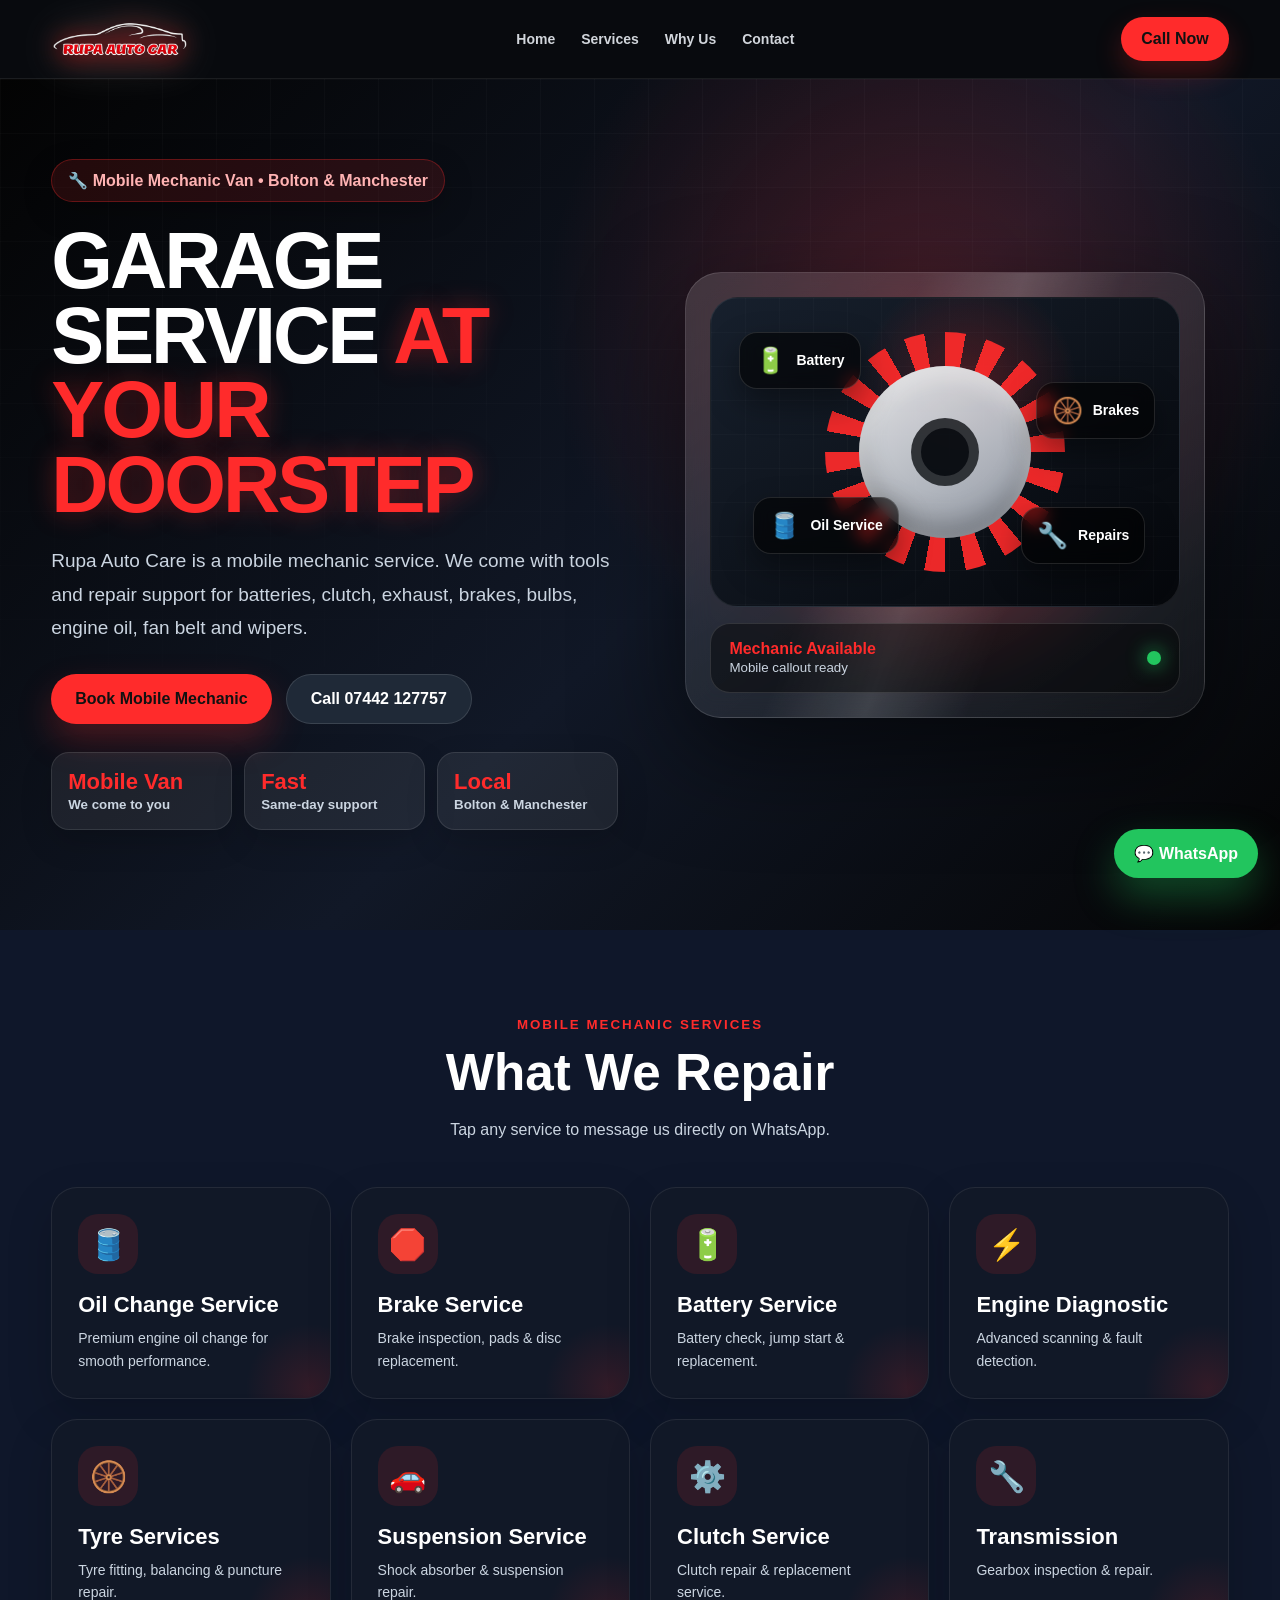
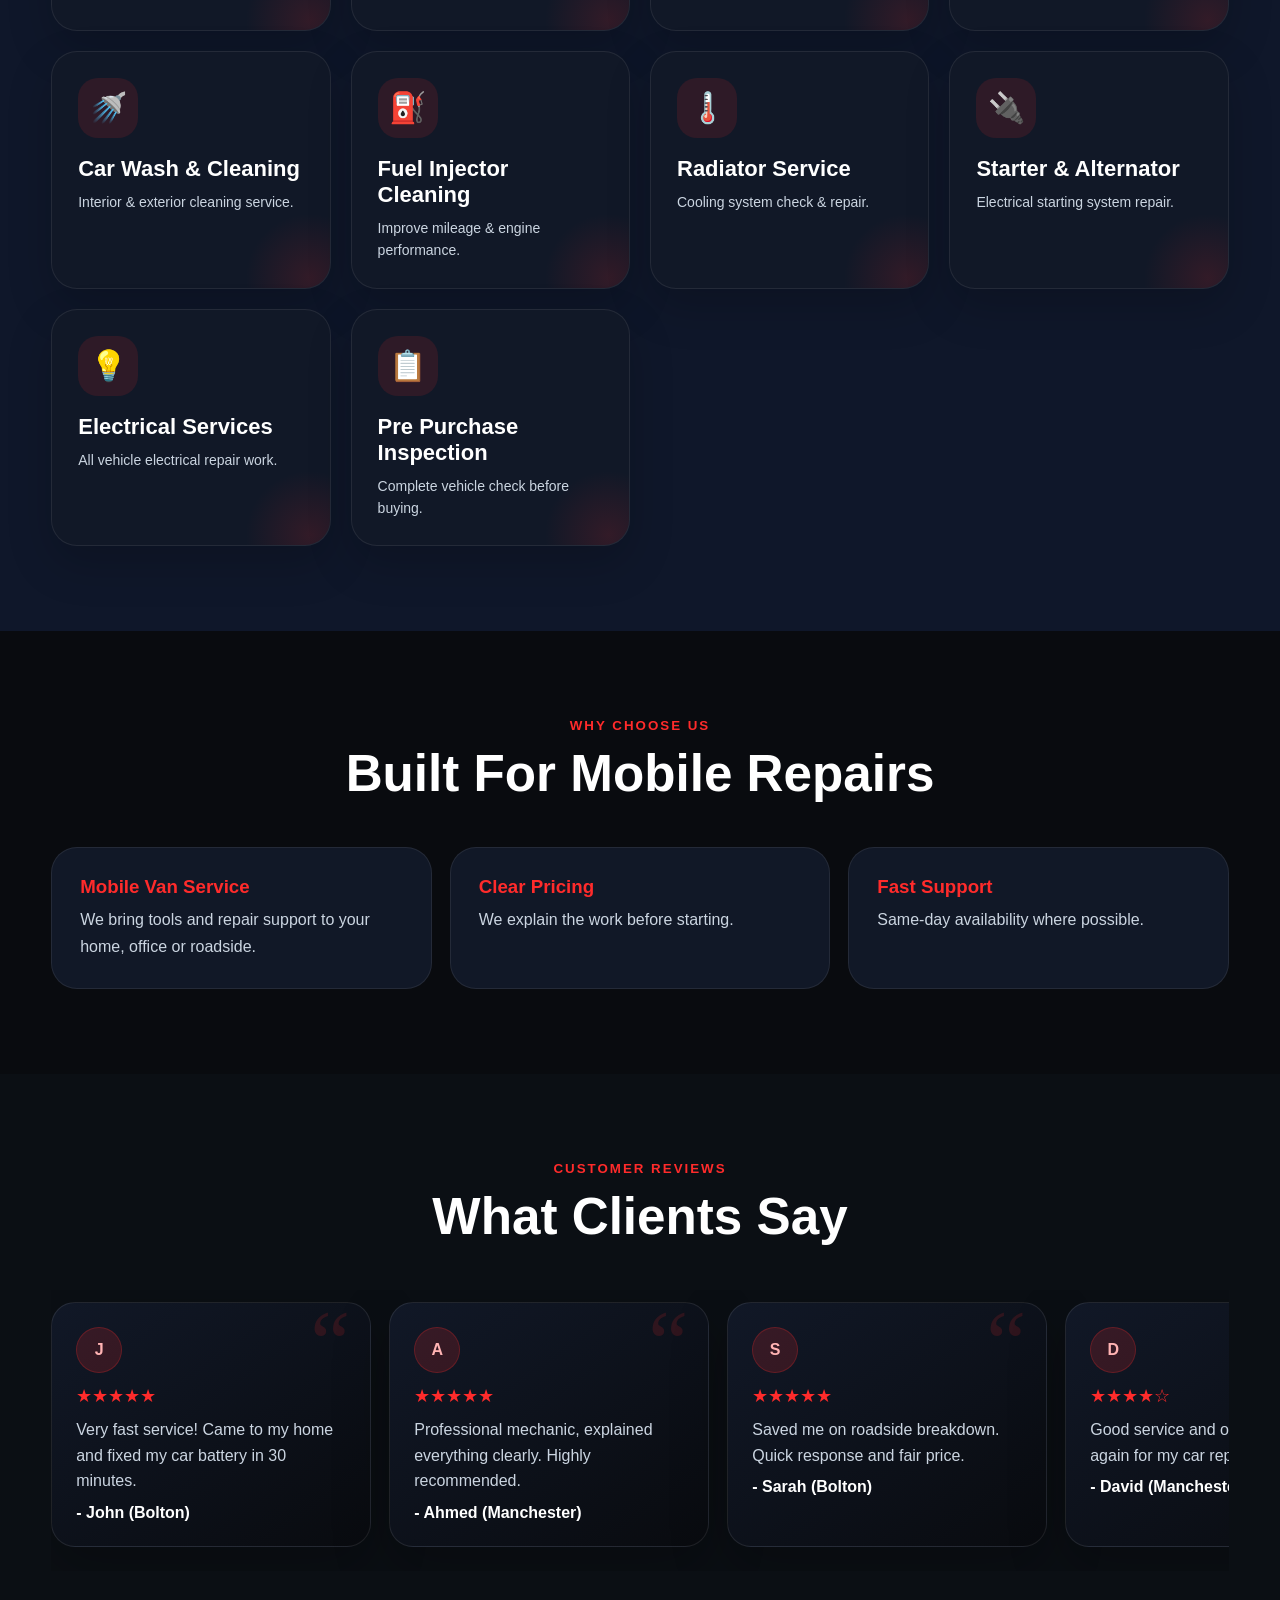
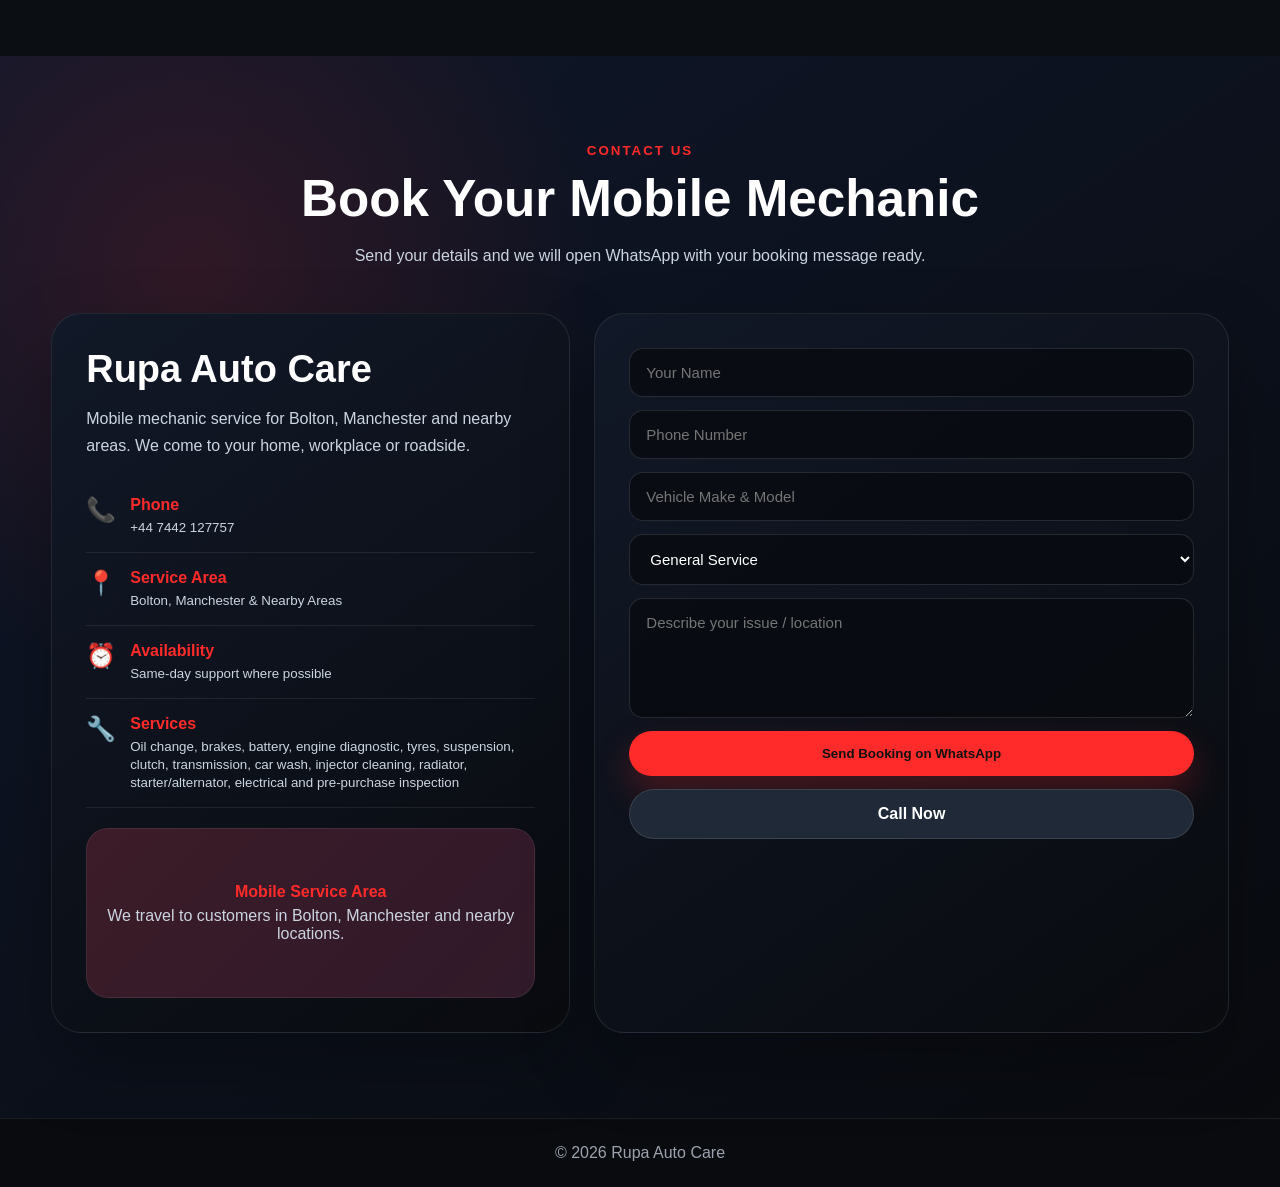
<file: index.html>
<!DOCTYPE html>
<html lang="en">
<head>
  <meta charset="UTF-8" />
  <meta name="viewport" content="width=device-width, initial-scale=1.0" />
  <title>Rupa Auto Care | Mobile Mechanic Bolton & Manchester</title>
  <link rel="stylesheet" href="css/style.css" />
</head>
<body>
  <div class="loader">
    <div class="loader-card">
      <img src="assets/logo.png" alt="Rupa Auto Care Logo" onerror="this.style.display='none';document.querySelector('.loader-logo-text').style.display='block'" />
      <div class="loader-logo-text">RUPA AUTO CARE</div>
      <div class="loader-line"><span></span></div>
    </div>
  </div>

  <div class="popup" id="popup" onclick="if(event.target.id==='popup') closePopup()">
    <div class="popup-box">
      <span class="close-btn" onclick="closePopup()">✖</span>
      <div class="popup-header">
        <div class="popup-icon">🔧</div>
        <div>
          <h3>Book Mobile Mechanic</h3>
          <p>Send your details and we’ll reply on WhatsApp.</p>
        </div>
      </div>

      <input id="pname" placeholder="Your Name" />
      <input id="pphone" placeholder="Phone Number" />
    <input id="pcar" placeholder="Car Make, Model & Reg No. (e.g. Ford Fiesta 2016 – AB12 CDE)" />
      <select id="pservice">
        <option value="General Service">General Service</option>
        <option>Oil Change Service</option>
        <option>Brake Service</option>
        <option>Battery Service</option>
        <option>Engine Diagnostic</option>
        <option>Tyre Services</option>
        <option>Suspension Service</option>
        <option>Clutch Service</option>
        <option>Transmission Service</option>
        <option>Car Wash & Cleaning</option>
        <option>Fuel Injector Cleaning</option>
        <option>Radiator Service</option>
        <option>Starter & Alternator Service</option>
        <option>Electrical Services</option>
        <option>Pre Purchase Inspection</option>
        <option>Bulbs</option>
        <option>Fan Belt</option>
        <option>Wipers</option>
        <option>Repairs</option>
        <option>Buy & Sell Cars</option>
        <option>Other</option>
      </select>

      <div class="quick-select">
        <button onclick="setService('General Service')">General</button>
        <button onclick="setService('Oil Change Service')">Oil</button>
        <button onclick="setService('Brake Service')">Brakes</button>
        <button onclick="setService('Battery Service')">Battery</button>
        <button onclick="setService('Engine Diagnostic')">Diagnostic</button>
        <button onclick="setService('Tyre Services')">Tyres</button>
        <button onclick="setService('Clutch Service')">Clutch</button>
        <button onclick="setService('Electrical Services')">Electrical</button>
      </div>

      <textarea id="pmsg" placeholder="Describe your issue / location"></textarea>
      <div class="popup-actions">
        <button class="btn btn-dark" onclick="closePopup()">Cancel</button>
        <button class="btn btn-yellow" onclick="sendInquiry()">Send WhatsApp</button>
      </div>
    </div>
  </div>

  <header class="nav">
    <div class="wrap nav-inner">
      <div class="logo">
        <img src="assets/logo.png" alt="Rupa Auto Care Logo" />
      
      </div>

      <nav class="nav-menu">
        <a href="#home">Home</a>
        <a href="#services">Services</a>
        <a href="#why">Why Us</a>
        <a href="#contact">Contact</a>
      </nav>

      <a class="nav-call" href="tel:+447442127757">Call Now</a>
    </div>
  </header>

  <section class="hero" id="home">
    <div class="wrap hero-grid">
      <div>
        <div class="badge">🔧 Mobile Mechanic Van • Bolton & Manchester</div>
        <h1>Garage Service <span>At Your Doorstep</span></h1>
        <p>Rupa Auto Care is a mobile mechanic service. We come with tools and repair support for batteries, clutch, exhaust, brakes, bulbs, engine oil, fan belt and wipers.</p>

        <div class="hero-actions">
          <a class="btn btn-yellow" href="#" onclick="openPopup();return false;">Book Mobile Mechanic</a>
          <a class="btn btn-dark" href="tel:+447442127757">Call 07442 127757</a>
        </div>

        <div class="hero-points">
          <div class="point"><strong>Mobile Van</strong><small>We come to you</small></div>
          <div class="point"><strong>Fast</strong><small>Same-day support</small></div>
          <div class="point"><strong>Local</strong><small>Bolton & Manchester</small></div>
        </div>
      </div>

      <div class="hero-art">
        <div class="hero-orbit"></div>
        <div class="hero-dashboard">
          <div class="tools-scene">
            <div class="gear-big"></div>
            <div class="tool-chip one"><span>🔋</span><b>Battery</b></div>
            <div class="tool-chip two"><span>🛞</span><b>Brakes</b></div>
            <div class="tool-chip three"><span>🛢️</span><b>Oil Service</b></div>
            <div class="tool-chip four"><span>🔧</span><b>Repairs</b></div>
          </div>

          <div class="status-panel">
            <div><b>Mechanic Available</b><br /><small>Mobile callout ready</small></div>
            <span class="live-dot"></span>
          </div>
        </div>
      </div>
    </div>
  </section>

  <section class="section services" id="services">
    <div class="wrap">
      <div class="section-title">
        <small>Mobile Mechanic Services</small>
        <h2>What We Repair</h2>
        <p>Tap any service to message us directly on WhatsApp.</p>
      </div>

      <div class="service-grid">
        <a class="service-card"><div class="service-icon">🛢️</div><h3>Oil Change Service</h3><p>Premium engine oil change for smooth performance.</p></a>
        <a class="service-card"><div class="service-icon">🛑</div><h3>Brake Service</h3><p>Brake inspection, pads & disc replacement.</p></a>
        <a class="service-card"><div class="service-icon">🔋</div><h3>Battery Service</h3><p>Battery check, jump start & replacement.</p></a>
        <a class="service-card"><div class="service-icon">⚡</div><h3>Engine Diagnostic</h3><p>Advanced scanning & fault detection.</p></a>
        <a class="service-card"><div class="service-icon">🛞</div><h3>Tyre Services</h3><p>Tyre fitting, balancing & puncture repair.</p></a>
        <a class="service-card"><div class="service-icon">🚗</div><h3>Suspension Service</h3><p>Shock absorber & suspension repair.</p></a>
        <a class="service-card"><div class="service-icon">⚙️</div><h3>Clutch Service</h3><p>Clutch repair & replacement service.</p></a>
        <a class="service-card"><div class="service-icon">🔧</div><h3>Transmission</h3><p>Gearbox inspection & repair.</p></a>
        <a class="service-card"><div class="service-icon">🚿</div><h3>Car Wash & Cleaning</h3><p>Interior & exterior cleaning service.</p></a>
        <a class="service-card"><div class="service-icon">⛽</div><h3>Fuel Injector Cleaning</h3><p>Improve mileage & engine performance.</p></a>
        <a class="service-card"><div class="service-icon">🌡️</div><h3>Radiator Service</h3><p>Cooling system check & repair.</p></a>
        <a class="service-card"><div class="service-icon">🔌</div><h3>Starter & Alternator</h3><p>Electrical starting system repair.</p></a>
        <a class="service-card"><div class="service-icon">💡</div><h3>Electrical Services</h3><p>All vehicle electrical repair work.</p></a>
        <a class="service-card"><div class="service-icon">📋</div><h3>Pre Purchase Inspection</h3><p>Complete vehicle check before buying.</p></a>
      </div>
    </div>
  </section>

  <section class="section why" id="why">
    <div class="wrap">
      <div class="section-title"><small>Why Choose Us</small><h2>Built For Mobile Repairs</h2></div>

      <div class="why-grid">
        <div class="why-card"><h3>Mobile Van Service</h3><p>We bring tools and repair support to your home, office or roadside.</p></div>
        <div class="why-card"><h3>Clear Pricing</h3><p>We explain the work before starting.</p></div>
        <div class="why-card"><h3>Fast Support</h3><p>Same-day availability where possible.</p></div>
      </div>
    </div>
  </section>

  <section class="section reviews">
    <div class="wrap">
      <div class="section-title"><small>Customer Reviews</small><h2>What Clients Say</h2></div>

      <div class="review-slider">
        <div class="review-track">
          <div class="review-card"><div class="review-avatar">J</div><div class="stars">★★★★★</div><p>Very fast service! Came to my home and fixed my car battery in 30 minutes.</p><b>- John (Bolton)</b></div>
          <div class="review-card"><div class="review-avatar">A</div><div class="stars">★★★★★</div><p>Professional mechanic, explained everything clearly. Highly recommended.</p><b>- Ahmed (Manchester)</b></div>
          <div class="review-card"><div class="review-avatar">S</div><div class="stars">★★★★★</div><p>Saved me on roadside breakdown. Quick response and fair price.</p><b>- Sarah (Bolton)</b></div>
          <div class="review-card"><div class="review-avatar">D</div><div class="stars">★★★★☆</div><p>Good service and on time. Will use again for my car repairs.</p><b>- David (Manchester)</b></div>
          <div class="review-card"><div class="review-avatar">J</div><div class="stars">★★★★★</div><p>Very fast service! Came to my home and fixed my car battery in 30 minutes.</p><b>- John (Bolton)</b></div>
          <div class="review-card"><div class="review-avatar">A</div><div class="stars">★★★★★</div><p>Professional mechanic, explained everything clearly. Highly recommended.</p><b>- Ahmed (Manchester)</b></div>
          <div class="review-card"><div class="review-avatar">S</div><div class="stars">★★★★★</div><p>Saved me on roadside breakdown. Quick response and fair price.</p><b>- Sarah (Bolton)</b></div>
          <div class="review-card"><div class="review-avatar">D</div><div class="stars">★★★★☆</div><p>Good service and on time. Will use again for my car repairs.</p><b>- David (Manchester)</b></div>
        </div>
      </div>
    </div>
  </section>

  <section class="section contact" id="contact">
    <div class="wrap">
      <div class="section-title">
        <small>Contact Us</small>
        <h2>Book Your Mobile Mechanic</h2>
        <p>Send your details and we will open WhatsApp with your booking message ready.</p>
      </div>

      <div class="contact-layout">
        <div class="contact-info">
          <h2>Rupa Auto Care</h2>
          <p>Mobile mechanic service for Bolton, Manchester and nearby areas. We come to your home, workplace or roadside.</p>

          <div class="contact-line"><span>📞</span><div><b>Phone</b><small>+44 7442 127757</small></div></div>
          <div class="contact-line"><span>📍</span><div><b>Service Area</b><small>Bolton, Manchester & Nearby Areas</small></div></div>
          <div class="contact-line"><span>⏰</span><div><b>Availability</b><small>Same-day support where possible</small></div></div>
          <div class="contact-line"><span>🔧</span><div><b>Services</b><small>Oil change, brakes, battery, engine diagnostic, tyres, suspension, clutch, transmission, car wash, injector cleaning, radiator, starter/alternator, electrical and pre-purchase inspection</small></div></div>

          <div class="map-box"><div><b>Mobile Service Area</b>We travel to customers in Bolton, Manchester and nearby locations.</div></div>
        </div>

        <div class="contact-form">
          <form onsubmit="sendContact(event)">
            <input id="cname" placeholder="Your Name" required />
            <input id="cphone" placeholder="Phone Number" required />
            <input id="cvehicle" placeholder="Vehicle Make & Model" />
            <select id="cservice">
              <option>General Service</option>
              <option>Oil Change Service</option>
              <option>Brake Service</option>
              <option>Battery Service</option>
              <option>Engine Diagnostic</option>
              <option>Tyre Services</option>
              <option>Suspension Service</option>
              <option>Clutch Service</option>
              <option>Transmission Service</option>
              <option>Car Wash & Cleaning</option>
              <option>Fuel Injector Cleaning</option>
              <option>Radiator Service</option>
              <option>Starter & Alternator Service</option>
              <option>Electrical Services</option>
              <option>Pre Purchase Inspection</option>
              <option>Bulbs</option>
              <option>Fan Belt</option>
              <option>Wipers</option>
              <option>Repairs</option>
              <option>Buy & Sell Cars</option>
              <option>Other</option>
            </select>
            <textarea id="cmsg" placeholder="Describe your issue / location"></textarea>
            <button class="btn btn-yellow" type="submit">Send Booking on WhatsApp</button>
            <a class="btn btn-dark" href="tel:+447442127757">Call Now</a>
          </form>
        </div>
      </div>
    </div>
  </section>

  <a class="whatsapp" href="https://api.whatsapp.com/send?phone=447442127757&text=Hi%20Rupa%20Auto%20Care%2C%20I%20need%20mobile%20mechanic%20service.">💬 WhatsApp</a>
  <div class="footer">© 2026 Rupa Auto Care</div>

  <script src="js/script.js"></script>
</body>
</html>
</file>
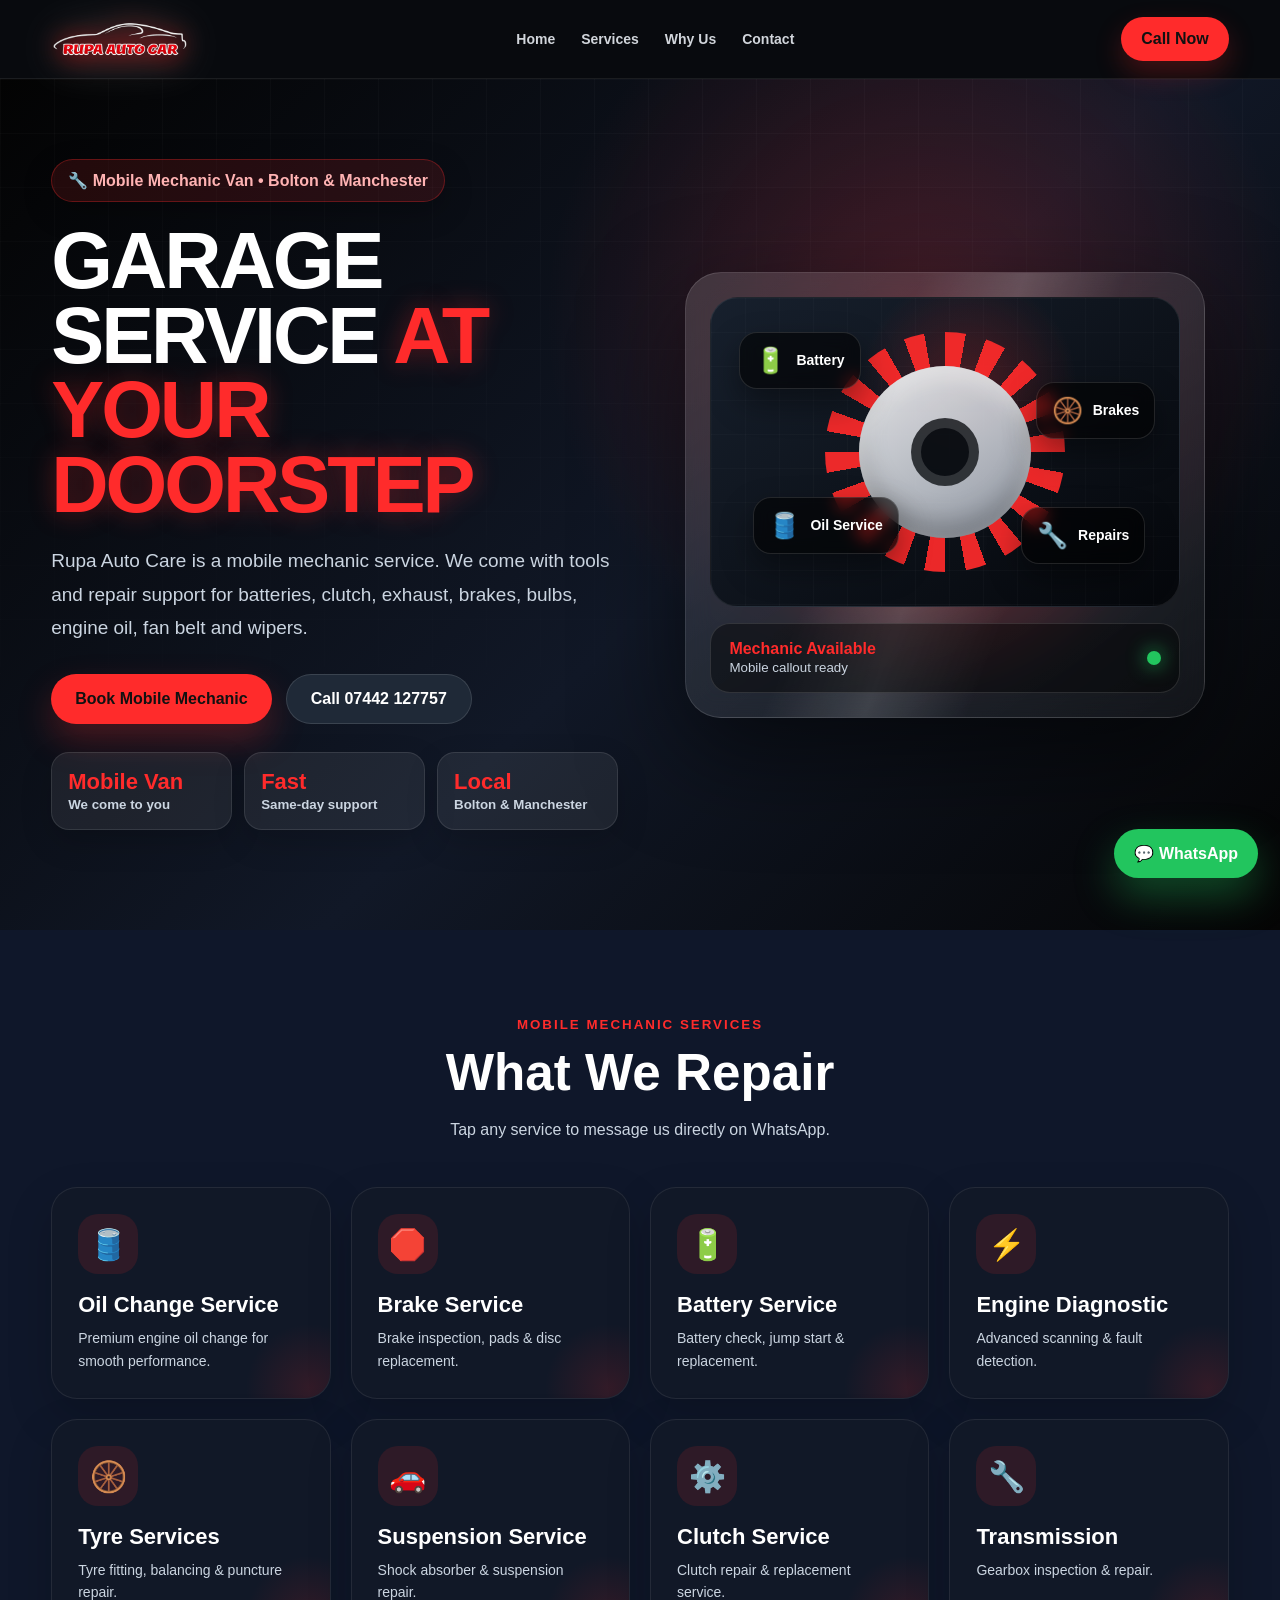
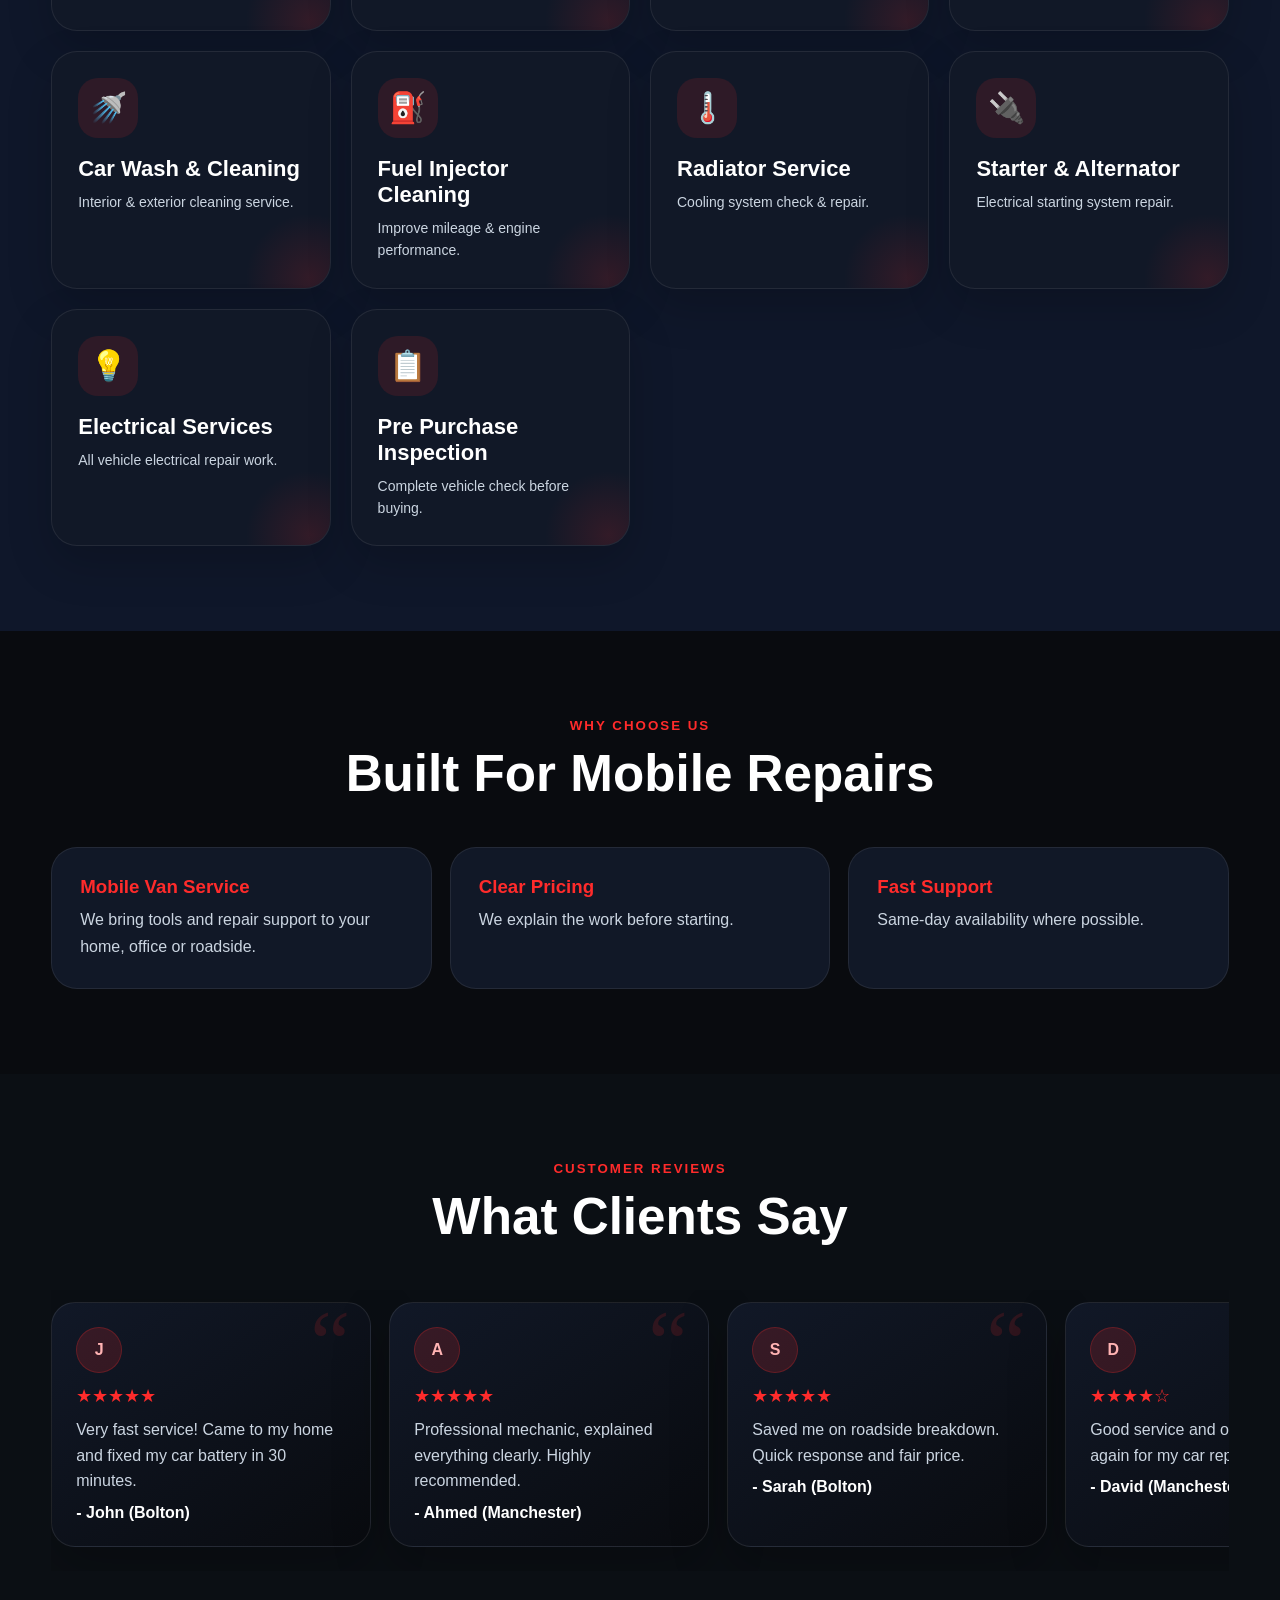
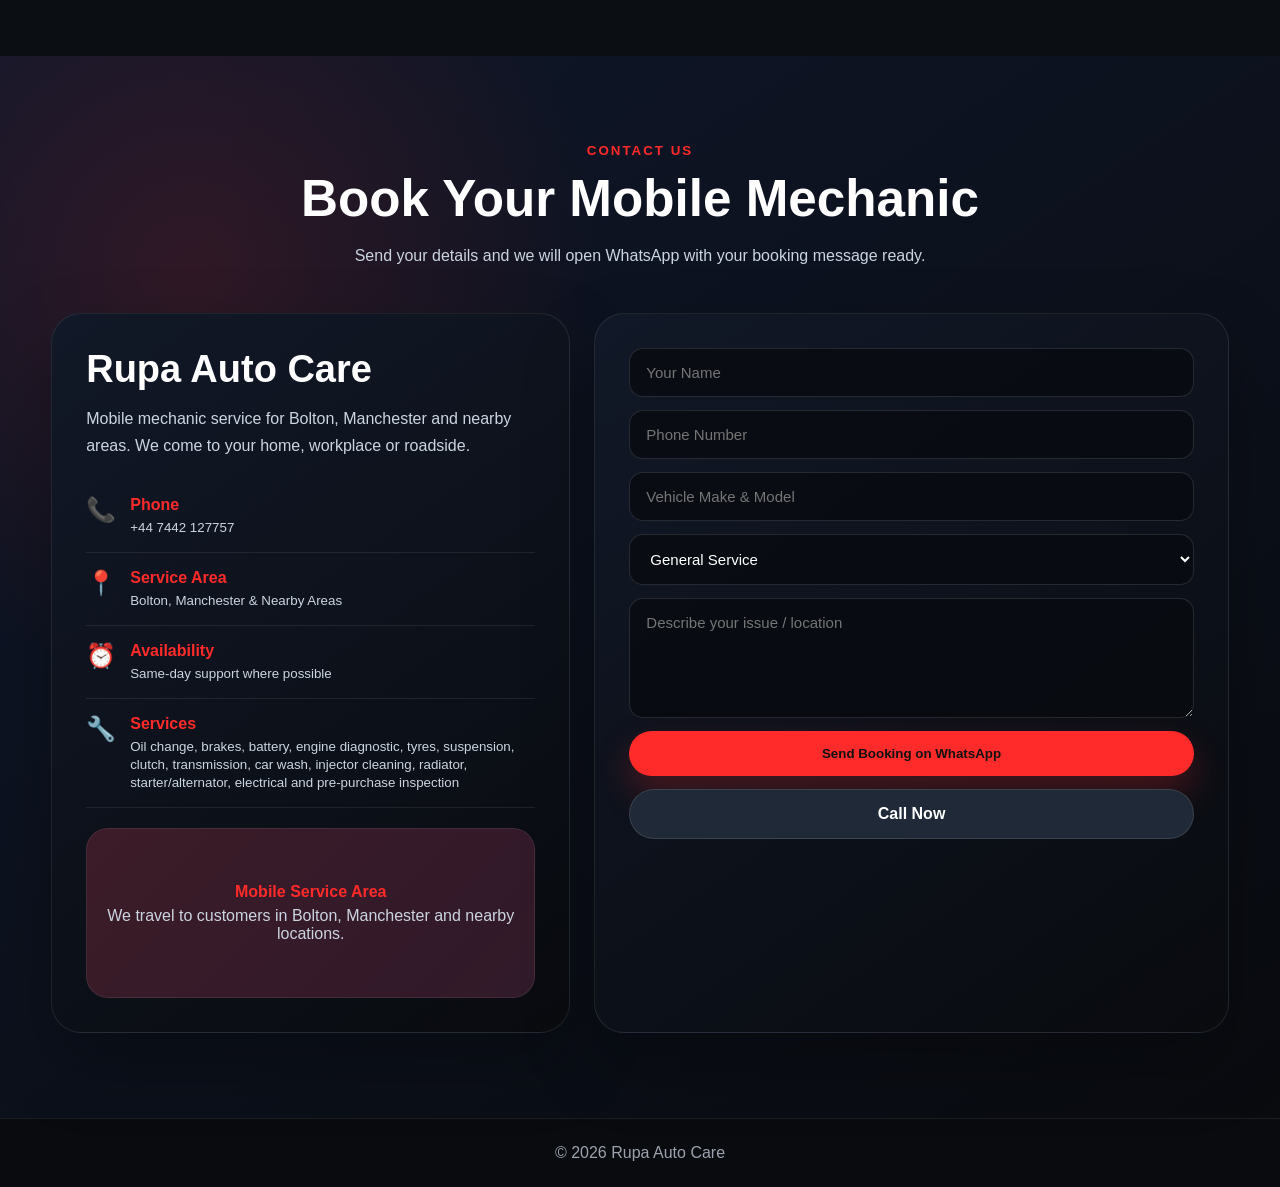
<file: rupa_auto_care_managed_project/index.html>
<!DOCTYPE html>
<html lang="en">
<head>
  <meta charset="UTF-8" />
  <meta name="viewport" content="width=device-width, initial-scale=1.0" />
  <title>Rupa Auto Care | Mobile Mechanic Bolton & Manchester</title>
  <link rel="stylesheet" href="css/style.css" />
</head>
<body>
  <div class="loader">
    <div class="loader-card">
      <img src="assets/logo.png" alt="Rupa Auto Care Logo" onerror="this.style.display='none';document.querySelector('.loader-logo-text').style.display='block'" />
      <div class="loader-logo-text">RUPA AUTO CARE</div>
      <div class="loader-line"><span></span></div>
    </div>
  </div>

  <div class="popup" id="popup" onclick="if(event.target.id==='popup') closePopup()">
    <div class="popup-box">
      <span class="close-btn" onclick="closePopup()">✖</span>
      <div class="popup-header">
        <div class="popup-icon">🔧</div>
        <div>
          <h3>Book Mobile Mechanic</h3>
          <p>Send your details and we’ll reply on WhatsApp.</p>
        </div>
      </div>

      <input id="pname" placeholder="Your Name" />
      <input id="pphone" placeholder="Phone Number" />
      <select id="pservice">
        <option value="General Service">General Service</option>
        <option>Oil Change Service</option>
        <option>Brake Service</option>
        <option>Battery Service</option>
        <option>Engine Diagnostic</option>
        <option>Tyre Services</option>
        <option>Suspension Service</option>
        <option>Clutch Service</option>
        <option>Transmission Service</option>
        <option>Car Wash & Cleaning</option>
        <option>Fuel Injector Cleaning</option>
        <option>Radiator Service</option>
        <option>Starter & Alternator Service</option>
        <option>Electrical Services</option>
        <option>Pre Purchase Inspection</option>
        <option>Bulbs</option>
        <option>Fan Belt</option>
        <option>Wipers</option>
        <option>Repairs</option>
        <option>Buy & Sell Cars</option>
        <option>Other</option>
      </select>

      <div class="quick-select">
        <button onclick="setService('General Service')">General</button>
        <button onclick="setService('Oil Change Service')">Oil</button>
        <button onclick="setService('Brake Service')">Brakes</button>
        <button onclick="setService('Battery Service')">Battery</button>
        <button onclick="setService('Engine Diagnostic')">Diagnostic</button>
        <button onclick="setService('Tyre Services')">Tyres</button>
        <button onclick="setService('Clutch Service')">Clutch</button>
        <button onclick="setService('Electrical Services')">Electrical</button>
      </div>

      <textarea id="pmsg" placeholder="Describe your issue / location"></textarea>
      <div class="popup-actions">
        <button class="btn btn-dark" onclick="closePopup()">Cancel</button>
        <button class="btn btn-yellow" onclick="sendInquiry()">Send WhatsApp</button>
      </div>
    </div>
  </div>

  <header class="nav">
    <div class="wrap nav-inner">
      <div class="logo">
        <img src="assets/logo.png" alt="Rupa Auto Care Logo" />
      
      </div>

      <nav class="nav-menu">
        <a href="#home">Home</a>
        <a href="#services">Services</a>
        <a href="#why">Why Us</a>
        <a href="#contact">Contact</a>
      </nav>

      <a class="nav-call" href="tel:+447442127757">Call Now</a>
    </div>
  </header>

  <section class="hero" id="home">
    <div class="wrap hero-grid">
      <div>
        <div class="badge">🔧 Mobile Mechanic Van • Bolton & Manchester</div>
        <h1>Garage Service <span>At Your Doorstep</span></h1>
        <p>Rupa Auto Care is a mobile mechanic service. We come with tools and repair support for batteries, clutch, exhaust, brakes, bulbs, engine oil, fan belt and wipers.</p>

        <div class="hero-actions">
          <a class="btn btn-yellow" href="#" onclick="openPopup();return false;">Book Mobile Mechanic</a>
          <a class="btn btn-dark" href="tel:+447442127757">Call 07442 127757</a>
        </div>

        <div class="hero-points">
          <div class="point"><strong>Mobile Van</strong><small>We come to you</small></div>
          <div class="point"><strong>Fast</strong><small>Same-day support</small></div>
          <div class="point"><strong>Local</strong><small>Bolton & Manchester</small></div>
        </div>
      </div>

      <div class="hero-art">
        <div class="hero-orbit"></div>
        <div class="hero-dashboard">
          <div class="tools-scene">
            <div class="gear-big"></div>
            <div class="tool-chip one"><span>🔋</span><b>Battery</b></div>
            <div class="tool-chip two"><span>🛞</span><b>Brakes</b></div>
            <div class="tool-chip three"><span>🛢️</span><b>Oil Service</b></div>
            <div class="tool-chip four"><span>🔧</span><b>Repairs</b></div>
          </div>

          <div class="status-panel">
            <div><b>Mechanic Available</b><br /><small>Mobile callout ready</small></div>
            <span class="live-dot"></span>
          </div>
        </div>
      </div>
    </div>
  </section>

  <section class="section services" id="services">
    <div class="wrap">
      <div class="section-title">
        <small>Mobile Mechanic Services</small>
        <h2>What We Repair</h2>
        <p>Tap any service to message us directly on WhatsApp.</p>
      </div>

      <div class="service-grid">
        <a class="service-card" href="https://api.whatsapp.com/send?phone=447442127757&text=Oil%20change%20service"><div class="service-icon">🛢️</div><h3>Oil Change Service</h3><p>Premium engine oil change for smooth performance.</p></a>
        <a class="service-card" href="https://api.whatsapp.com/send?phone=447442127757&text=Brake%20service"><div class="service-icon">🛑</div><h3>Brake Service</h3><p>Brake inspection, pads & disc replacement.</p></a>
        <a class="service-card" href="https://api.whatsapp.com/send?phone=447442127757&text=Battery%20service"><div class="service-icon">🔋</div><h3>Battery Service</h3><p>Battery check, jump start & replacement.</p></a>
        <a class="service-card" href="https://api.whatsapp.com/send?phone=447442127757&text=Engine%20diagnostic"><div class="service-icon">⚡</div><h3>Engine Diagnostic</h3><p>Advanced scanning & fault detection.</p></a>
        <a class="service-card" href="https://api.whatsapp.com/send?phone=447442127757&text=Tyre%20service"><div class="service-icon">🛞</div><h3>Tyre Services</h3><p>Tyre fitting, balancing & puncture repair.</p></a>
        <a class="service-card" href="https://api.whatsapp.com/send?phone=447442127757&text=Suspension%20service"><div class="service-icon">🚗</div><h3>Suspension Service</h3><p>Shock absorber & suspension repair.</p></a>
        <a class="service-card" href="https://api.whatsapp.com/send?phone=447442127757&text=Clutch%20repair"><div class="service-icon">⚙️</div><h3>Clutch Service</h3><p>Clutch repair & replacement service.</p></a>
        <a class="service-card" href="https://api.whatsapp.com/send?phone=447442127757&text=Transmission%20service"><div class="service-icon">🔧</div><h3>Transmission</h3><p>Gearbox inspection & repair.</p></a>
        <a class="service-card" href="https://api.whatsapp.com/send?phone=447442127757&text=Car%20wash"><div class="service-icon">🚿</div><h3>Car Wash & Cleaning</h3><p>Interior & exterior cleaning service.</p></a>
        <a class="service-card" href="https://api.whatsapp.com/send?phone=447442127757&text=Fuel%20injector%20cleaning"><div class="service-icon">⛽</div><h3>Fuel Injector Cleaning</h3><p>Improve mileage & engine performance.</p></a>
        <a class="service-card" href="https://api.whatsapp.com/send?phone=447442127757&text=Radiator%20service"><div class="service-icon">🌡️</div><h3>Radiator Service</h3><p>Cooling system check & repair.</p></a>
        <a class="service-card" href="https://api.whatsapp.com/send?phone=447442127757&text=Starter%20alternator"><div class="service-icon">🔌</div><h3>Starter & Alternator</h3><p>Electrical starting system repair.</p></a>
        <a class="service-card" href="https://api.whatsapp.com/send?phone=447442127757&text=Electrical%20service"><div class="service-icon">💡</div><h3>Electrical Services</h3><p>All vehicle electrical repair work.</p></a>
        <a class="service-card" href="https://api.whatsapp.com/send?phone=447442127757&text=Pre%20purchase%20inspection"><div class="service-icon">📋</div><h3>Pre Purchase Inspection</h3><p>Complete vehicle check before buying.</p></a>
      </div>
    </div>
  </section>

  <section class="section why" id="why">
    <div class="wrap">
      <div class="section-title"><small>Why Choose Us</small><h2>Built For Mobile Repairs</h2></div>

      <div class="why-grid">
        <div class="why-card"><h3>Mobile Van Service</h3><p>We bring tools and repair support to your home, office or roadside.</p></div>
        <div class="why-card"><h3>Clear Pricing</h3><p>We explain the work before starting.</p></div>
        <div class="why-card"><h3>Fast Support</h3><p>Same-day availability where possible.</p></div>
      </div>
    </div>
  </section>

  <section class="section reviews">
    <div class="wrap">
      <div class="section-title"><small>Customer Reviews</small><h2>What Clients Say</h2></div>

      <div class="review-slider">
        <div class="review-track">
          <div class="review-card"><div class="review-avatar">J</div><div class="stars">★★★★★</div><p>Very fast service! Came to my home and fixed my car battery in 30 minutes.</p><b>- John (Bolton)</b></div>
          <div class="review-card"><div class="review-avatar">A</div><div class="stars">★★★★★</div><p>Professional mechanic, explained everything clearly. Highly recommended.</p><b>- Ahmed (Manchester)</b></div>
          <div class="review-card"><div class="review-avatar">S</div><div class="stars">★★★★★</div><p>Saved me on roadside breakdown. Quick response and fair price.</p><b>- Sarah (Bolton)</b></div>
          <div class="review-card"><div class="review-avatar">D</div><div class="stars">★★★★☆</div><p>Good service and on time. Will use again for my car repairs.</p><b>- David (Manchester)</b></div>
          <div class="review-card"><div class="review-avatar">J</div><div class="stars">★★★★★</div><p>Very fast service! Came to my home and fixed my car battery in 30 minutes.</p><b>- John (Bolton)</b></div>
          <div class="review-card"><div class="review-avatar">A</div><div class="stars">★★★★★</div><p>Professional mechanic, explained everything clearly. Highly recommended.</p><b>- Ahmed (Manchester)</b></div>
          <div class="review-card"><div class="review-avatar">S</div><div class="stars">★★★★★</div><p>Saved me on roadside breakdown. Quick response and fair price.</p><b>- Sarah (Bolton)</b></div>
          <div class="review-card"><div class="review-avatar">D</div><div class="stars">★★★★☆</div><p>Good service and on time. Will use again for my car repairs.</p><b>- David (Manchester)</b></div>
        </div>
      </div>
    </div>
  </section>

  <section class="section contact" id="contact">
    <div class="wrap">
      <div class="section-title">
        <small>Contact Us</small>
        <h2>Book Your Mobile Mechanic</h2>
        <p>Send your details and we will open WhatsApp with your booking message ready.</p>
      </div>

      <div class="contact-layout">
        <div class="contact-info">
          <h2>Rupa Auto Care</h2>
          <p>Mobile mechanic service for Bolton, Manchester and nearby areas. We come to your home, workplace or roadside.</p>

          <div class="contact-line"><span>📞</span><div><b>Phone</b><small>+44 7442 127757</small></div></div>
          <div class="contact-line"><span>📍</span><div><b>Service Area</b><small>Bolton, Manchester & Nearby Areas</small></div></div>
          <div class="contact-line"><span>⏰</span><div><b>Availability</b><small>Same-day support where possible</small></div></div>
          <div class="contact-line"><span>🔧</span><div><b>Services</b><small>Oil change, brakes, battery, engine diagnostic, tyres, suspension, clutch, transmission, car wash, injector cleaning, radiator, starter/alternator, electrical and pre-purchase inspection</small></div></div>

          <div class="map-box"><div><b>Mobile Service Area</b>We travel to customers in Bolton, Manchester and nearby locations.</div></div>
        </div>

        <div class="contact-form">
          <form onsubmit="sendContact(event)">
            <input id="cname" placeholder="Your Name" required />
            <input id="cphone" placeholder="Phone Number" required />
            <input id="cvehicle" placeholder="Vehicle Make & Model" />
            <select id="cservice">
              <option>General Service</option>
              <option>Oil Change Service</option>
              <option>Brake Service</option>
              <option>Battery Service</option>
              <option>Engine Diagnostic</option>
              <option>Tyre Services</option>
              <option>Suspension Service</option>
              <option>Clutch Service</option>
              <option>Transmission Service</option>
              <option>Car Wash & Cleaning</option>
              <option>Fuel Injector Cleaning</option>
              <option>Radiator Service</option>
              <option>Starter & Alternator Service</option>
              <option>Electrical Services</option>
              <option>Pre Purchase Inspection</option>
              <option>Bulbs</option>
              <option>Fan Belt</option>
              <option>Wipers</option>
              <option>Repairs</option>
              <option>Buy & Sell Cars</option>
              <option>Other</option>
            </select>
            <textarea id="cmsg" placeholder="Describe your issue / location"></textarea>
            <button class="btn btn-yellow" type="submit">Send Booking on WhatsApp</button>
            <a class="btn btn-dark" href="tel:+447442127757">Call Now</a>
          </form>
        </div>
      </div>
    </div>
  </section>

  <a class="whatsapp" href="https://api.whatsapp.com/send?phone=447442127757&text=Hi%20Rupa%20Auto%20Care%2C%20I%20need%20mobile%20mechanic%20service.">💬 WhatsApp</a>
  <div class="footer">© 2026 Rupa Auto Care</div>

  <script src="js/script.js"></script>
</body>
</html>
</file>
<file: css/style.css>
*{margin:0;padding:0;box-sizing:border-box;font-family:Arial,Helvetica,sans-serif}
html{scroll-behavior:smooth}
body{background:#090b0f;color:#fff;overflow-x:hidden}
body.loaded .loader{opacity:0;visibility:hidden;pointer-events:none}
a{text-decoration:none;color:inherit}
.wrap{width:92%;max-width:1180px;margin:auto}

/* NAV */
.nav{position:sticky;top:0;z-index:100;background:rgba(9,11,15,.86);backdrop-filter:blur(16px);border-bottom:1px solid rgba(255,255,255,.08)}
.nav-inner{height:78px;display:flex;align-items:center;justify-content:space-between;gap:18px}
.logo{display:flex;align-items:center;gap:10px;font-size:22px;font-weight:900;letter-spacing:-.4px;color:#fff;position:relative}
.logo img{height:42px;width:auto;object-fit:contain;filter:drop-shadow(0 0 12px rgba(255,0,0,.75)) drop-shadow(0 0 22px rgba(255,255,255,.35));animation:logoGlow 2.4s ease-in-out infinite alternate}
.logo span{color:#ff2b2b;text-shadow:0 0 14px rgba(255,43,43,.65)}
@keyframes logoGlow{from{transform:scale(1);filter:drop-shadow(0 0 8px rgba(255,0,0,.55)) drop-shadow(0 0 14px rgba(255,255,255,.25))}to{transform:scale(1.04);filter:drop-shadow(0 0 18px rgba(255,0,0,.95)) drop-shadow(0 0 34px rgba(255,255,255,.48))}}
.nav-menu{display:flex;align-items:center;gap:26px}
.nav-menu a{font-weight:800;font-size:14px;color:#d1d5db}
.nav-menu a:hover{color:#ff2b2b}
.nav-call{background:#ff2b2b;color:#111;padding:13px 20px;border-radius:999px;font-weight:900;box-shadow:0 12px 28px rgba(255,43,43,.24)}

/* BUTTONS */
.btn{display:inline-flex;align-items:center;justify-content:center;gap:9px;padding:15px 24px;border-radius:999px;font-weight:900;transition:.25s;border:0;cursor:pointer}
.btn-yellow{background:#ff2b2b;color:#111;box-shadow:0 16px 34px rgba(255,43,43,.25)}
.btn-yellow:hover,.btn-dark:hover,.nav-call:hover{transform:translateY(-3px)}
.btn-dark{background:#1f2937;color:#fff;border:1px solid rgba(255,255,255,.12)}
.btn-red{background:#ef233c;color:#fff;box-shadow:0 16px 34px rgba(239,35,60,.25)}

/* HERO */
.hero{position:relative;overflow:hidden;background:#050505}
.hero:before{content:"";position:absolute;inset:0;background:radial-gradient(circle at 72% 28%,rgba(255,43,43,.22),transparent 34%),linear-gradient(135deg,#030303,#111827 55%,#050505)}
.hero:after{content:"";position:absolute;inset:0;background:linear-gradient(rgba(255,255,255,.025) 1px,transparent 1px),linear-gradient(90deg,rgba(255,255,255,.025) 1px,transparent 1px);background-size:54px 54px;mask-image:linear-gradient(to bottom,#000,transparent 92%)}
.hero-grid{position:relative;z-index:2;min-height:calc(100vh - 78px);display:grid;grid-template-columns:1fr 1fr;gap:44px;align-items:center;padding:80px 0 100px}
.badge{display:inline-flex;align-items:center;gap:8px;background:rgba(255,43,43,.12);border:1px solid rgba(255,43,43,.30);box-shadow:0 10px 30px rgba(0,0,0,.24);padding:11px 16px;border-radius:999px;color:#ffb3b3;font-weight:900;margin-bottom:22px}
h1{font-size:clamp(44px,6.2vw,82px);line-height:.94;letter-spacing:-3px;margin-bottom:22px;color:#fff;text-transform:uppercase}
h1 span{color:#ff2b2b;text-shadow:0 0 26px rgba(255,43,43,.36)}
.hero p{font-size:19px;line-height:1.75;color:#cbd5e1;max-width:610px;margin-bottom:30px}
.hero-actions{display:flex;gap:14px;flex-wrap:wrap;margin-bottom:28px}
.hero-points{display:grid;grid-template-columns:repeat(3,1fr);gap:12px;max-width:620px}
.point{background:rgba(255,255,255,.07);border:1px solid rgba(255,255,255,.1);padding:16px;border-radius:18px;box-shadow:0 12px 32px rgba(0,0,0,.16)}
.point strong{display:block;color:#ff2b2b;font-size:22px}
.point small{color:#cbd5e1;font-weight:700}

/* HERO GRAPHIC */
.hero-art{position:relative;min-height:520px;display:grid;place-items:center}
.hero-orbit{position:absolute;width:420px;height:420px;border-radius:50%;background:radial-gradient(circle,rgba(255,43,43,.36),rgba(255,43,43,.12) 42%,transparent 70%);animation:orbitPulse 5s ease-in-out infinite}
@keyframes orbitPulse{50%{transform:scale(1.08);opacity:.82}}
.hero-dashboard{position:relative;width:min(520px,96%);padding:24px;border-radius:36px;background:linear-gradient(145deg,rgba(255,255,255,.14),rgba(255,255,255,.045));border:1px solid rgba(255,255,255,.13);box-shadow:0 36px 100px rgba(0,0,0,.52);backdrop-filter:blur(14px);animation:dashFloat 4.5s ease-in-out infinite;overflow:hidden}
@keyframes dashFloat{50%{transform:translateY(-14px)}}
.hero-dashboard:before{content:"";position:absolute;inset:-45%;background:linear-gradient(110deg,transparent 42%,rgba(255,255,255,.14) 50%,transparent 58%);animation:shineMove 4s ease-in-out infinite;pointer-events:none}
@keyframes shineMove{0%,35%{transform:translateX(-80%)}75%,100%{transform:translateX(80%)}}
.tools-scene{height:310px;border-radius:28px;background:radial-gradient(circle at 55% 28%,rgba(255,43,43,.24),transparent 32%),linear-gradient(145deg,#17202d,#05070b);position:relative;overflow:hidden;border:1px solid rgba(255,255,255,.08)}
.tools-scene:before{content:"";position:absolute;inset:0;background:linear-gradient(rgba(255,255,255,.045) 1px,transparent 1px),linear-gradient(90deg,rgba(255,255,255,.045) 1px,transparent 1px);background-size:34px 34px;opacity:.5}
.gear-big{position:absolute;width:240px;height:240px;border-radius:50%;left:50%;top:50%;transform:translate(-50%,-50%);background:repeating-conic-gradient(#ff2b2b 0 10deg,transparent 10deg 20deg);animation:gearSpin 16s linear infinite;opacity:.92}
.gear-big:before{content:"";position:absolute;inset:34px;border-radius:50%;background:linear-gradient(145deg,#f3f4f6,#9ca3af);box-shadow:inset 0 10px 20px rgba(255,255,255,.6),inset 0 -16px 26px rgba(0,0,0,.25)}
.gear-big:after{content:"";position:absolute;inset:86px;border-radius:50%;background:#0b0f14;border:10px solid rgba(255,255,255,.16)}
@keyframes gearSpin{to{transform:translate(-50%,-50%) rotate(360deg)}}
.tool-chip{position:absolute;z-index:5;display:flex;align-items:center;gap:10px;padding:13px 15px;border-radius:18px;background:rgba(0,0,0,.58);border:1px solid rgba(255,255,255,.12);box-shadow:0 14px 32px rgba(0,0,0,.38);backdrop-filter:blur(8px);animation:chipFloat 3.4s ease-in-out infinite}
.tool-chip b{color:#fff;font-size:14px}
.tool-chip span{font-size:25px}
.tool-chip.one{left:28px;top:34px}
.tool-chip.two{right:24px;top:84px;animation-delay:.8s}
.tool-chip.three{left:42px;bottom:52px;animation-delay:1.4s}
.tool-chip.four{right:34px;bottom:42px;animation-delay:2s}
@keyframes chipFloat{50%{transform:translateY(-15px)}}
.status-panel{position:relative;z-index:3;margin-top:16px;display:grid;grid-template-columns:1fr auto;gap:12px;align-items:center;background:rgba(0,0,0,.42);border:1px solid rgba(255,255,255,.12);padding:16px 18px;border-radius:20px}
.status-panel b{color:#ff2b2b}
.status-panel small{color:#cbd5e1}
.live-dot{width:14px;height:14px;border-radius:50%;background:#22c55e;box-shadow:0 0 20px #22c55e}

/* SECTIONS */
.section{padding:85px 0}
.section-title{text-align:center;margin-bottom:44px}
.section-title small{color:#ff2b2b;font-weight:900;text-transform:uppercase;letter-spacing:2px}
.section-title h2{font-size:clamp(32px,4vw,52px);margin-top:10px;color:#fff}
.section-title p{color:#cbd5e1;max-width:680px;margin:14px auto 0;line-height:1.7}

/* SERVICES */
.services{background:#0f172a}
.service-grid{display:grid;grid-template-columns:repeat(auto-fit,minmax(230px,1fr));gap:20px}
.service-card{background:#111827;border:1px solid rgba(255,255,255,.08);padding:26px;border-radius:26px;box-shadow:0 18px 45px rgba(0,0,0,.18);transition:.28s;position:relative;overflow:hidden}
.service-card:before{content:"";position:absolute;right:-45px;bottom:-55px;width:130px;height:130px;background:radial-gradient(circle,rgba(255,43,43,.14),transparent 70%)}
.service-card:hover{transform:translateY(-10px);box-shadow:0 30px 70px rgba(0,0,0,.25);border-color:rgba(255,43,43,.35)}
.service-icon{width:60px;height:60px;border-radius:20px;background:rgba(255,43,43,.12);display:grid;place-items:center;font-size:30px;margin-bottom:18px}
.service-card h3{font-size:22px;margin-bottom:9px;color:#fff}
.service-card p{color:#cbd5e1;line-height:1.6;font-size:14px}

/* WHY */
.why{background:#090b0f}
.why-grid{display:grid;grid-template-columns:repeat(auto-fit,minmax(240px,1fr));gap:18px}
.why-card{background:#111827;color:#fff;padding:28px;border-radius:26px;border:1px solid rgba(255,255,255,.08)}
.why-card h3{color:#ff2b2b;margin-bottom:9px}
.why-card p{color:#cbd5e1;line-height:1.65}

/* REVIEWS */
.reviews{background:#0b0f14}
.review-slider{position:relative;overflow:hidden;padding:12px 0 24px}
.review-track{display:flex;gap:18px;animation:reviewSlide 24s linear infinite;width:max-content}
.review-slider:hover .review-track{animation-play-state:paused}
@keyframes reviewSlide{from{transform:translateX(0)}to{transform:translateX(-50%)}}
.review-card{width:320px;min-height:210px;background:linear-gradient(145deg,#111827,#090b0f);border:1px solid rgba(255,255,255,.09);padding:24px;border-radius:24px;box-shadow:0 20px 55px rgba(0,0,0,.25);position:relative;overflow:hidden;flex-shrink:0}
.review-card:before{content:"“";position:absolute;right:20px;top:-12px;font-size:90px;color:rgba(255,43,43,.14);font-family:serif}
.review-avatar{width:46px;height:46px;border-radius:50%;background:rgba(255,43,43,.16);display:grid;place-items:center;font-weight:900;color:#ffb3b3;margin-bottom:12px;border:1px solid rgba(255,43,43,.24)}
.review-card .stars{color:#ff2b2b;font-size:18px;margin-bottom:10px}
.review-card p{color:#cbd5e1;line-height:1.6;margin-bottom:10px}
.review-card b{color:#fff}

/* CONTACT */
.contact{background:radial-gradient(circle at 15% 20%,rgba(255,43,43,.14),transparent 30%),linear-gradient(145deg,#0f172a,#090b0f)}
.contact-layout{display:grid;grid-template-columns:.9fr 1.1fr;gap:24px;align-items:stretch}
.contact-info,.contact-form{background:linear-gradient(145deg,#111827,#090b0f);border:1px solid rgba(255,255,255,.09);border-radius:30px;padding:34px;box-shadow:0 30px 70px rgba(0,0,0,.25)}
.contact-info h2{font-size:38px;margin-bottom:14px}
.contact-info p{color:#cbd5e1;line-height:1.7;margin-bottom:20px}
.contact-line{display:flex;gap:14px;align-items:flex-start;padding:16px 0;border-bottom:1px solid rgba(255,255,255,.08);color:#e5e7eb}
.contact-line span{font-size:24px}
.contact-line b{display:block;color:#ff2b2b;margin-bottom:4px}
.contact-line small{color:#cbd5e1}
.contact-form form{display:grid;gap:13px}
.contact-form input,.contact-form select,.contact-form textarea{width:100%;padding:15px 16px;border-radius:14px;border:1px solid rgba(255,255,255,.12);background:rgba(8,11,16,.8);color:#fff;outline:none;font-size:15px}
.contact-form textarea{min-height:120px;resize:vertical}
.contact-form input:focus,.contact-form select:focus,.contact-form textarea:focus{border-color:#ff2b2b;box-shadow:0 0 0 3px rgba(255,43,43,.12)}
.map-box{margin-top:20px;height:170px;border-radius:22px;background:linear-gradient(135deg,rgba(255,43,43,.18),rgba(239,35,60,.14)),#111827;border:1px solid rgba(255,255,255,.08);display:grid;place-items:center;text-align:center;color:#cbd5e1;padding:20px}
.map-box b{color:#ff2b2b;display:block;margin-bottom:6px}

/* POPUP */
.popup{position:fixed;inset:0;background:rgba(0,0,0,.78);display:none;align-items:center;justify-content:center;z-index:300;padding:18px;backdrop-filter:blur(8px)}
.popup.show{display:flex;animation:fadeIn .25s ease}
@keyframes fadeIn{from{opacity:0}to{opacity:1}}
.popup-box{position:relative;width:100%;max-width:470px;padding:28px;border-radius:28px;background:radial-gradient(circle at top right,rgba(255,43,43,.22),transparent 38%),linear-gradient(145deg,#151d2a,#080b10);border:1px solid rgba(255,255,255,.14);box-shadow:0 35px 100px rgba(0,0,0,.65);animation:popupUp .3s ease}
@keyframes popupUp{from{transform:translateY(24px) scale(.96);opacity:0}to{transform:translateY(0) scale(1);opacity:1}}
.popup-header{display:flex;gap:14px;align-items:center;margin-bottom:18px}
.popup-icon{width:56px;height:56px;border-radius:18px;background:rgba(255,43,43,.14);display:grid;place-items:center;font-size:28px;border:1px solid rgba(255,43,43,.28)}
.popup-box h3{color:#ff2b2b;font-size:26px;margin-bottom:4px}
.popup-box p{color:#cbd5e1;line-height:1.5;font-size:14px}
.popup-box input,.popup-box textarea,.popup-box select{width:100%;margin-bottom:12px;padding:14px 15px;border-radius:14px;border:1px solid rgba(255,255,255,.12);background:rgba(8,11,16,.82);color:#fff;outline:none;font-size:15px}
.popup-box input:focus,.popup-box textarea:focus,.popup-box select:focus{border-color:#ff2b2b;box-shadow:0 0 0 3px rgba(255,43,43,.12)}
.popup-box textarea{min-height:105px;resize:vertical}
.popup-actions{display:grid;grid-template-columns:1fr 1fr;gap:10px;margin-top:6px}
.popup-actions .btn{width:100%;padding:14px 16px}
.close-btn{position:absolute;top:16px;right:18px;width:36px;height:36px;border-radius:50%;background:rgba(255,255,255,.08);display:grid;place-items:center;cursor:pointer;font-size:18px;transition:.2s}
.close-btn:hover{background:#ef233c;transform:rotate(90deg)}
.quick-select{display:flex;gap:8px;flex-wrap:wrap;margin:0 0 14px}
.quick-select button{border:1px solid rgba(255,43,43,.28);background:rgba(255,43,43,.1);color:#ffb3b3;border-radius:999px;padding:8px 10px;font-weight:800;cursor:pointer;font-size:12px}
.quick-select button:hover{background:#ff2b2b;color:#111}

/* LOADING SCREEN */
.loader{position:fixed;inset:0;z-index:9999;background:#030303;display:grid;place-items:center;transition:.55s ease}
.loader-card{text-align:center;animation:loaderPulse 1.4s ease-in-out infinite alternate;display:flex;flex-direction:column;align-items:center;justify-content:center}
.loader-card img{width:420px;max-width:90vw;display:block;margin:auto;transform:translateY(-25px);filter:drop-shadow(0 0 30px rgba(255,0,0,.9)) drop-shadow(0 0 60px rgba(255,255,255,.4))}
.loader-logo-text{display:none;font-size:34px;font-weight:900;color:#ff2b2b;text-shadow:0 0 22px rgba(255,43,43,.8),0 0 38px rgba(255,255,255,.35)}
.loader-line{width:220px;height:4px;background:rgba(255,255,255,.12);border-radius:99px;margin:10px auto 0;overflow:hidden}
.loader-line span{display:block;width:45%;height:100%;background:linear-gradient(90deg,transparent,#ff2b2b,#fff);border-radius:99px;animation:loadMove 1.1s linear infinite}
@keyframes loadMove{from{transform:translateX(-120%)}to{transform:translateX(260%)}}
@keyframes loaderPulse{to{transform:scale(1.04)}}

.whatsapp{position:fixed;right:22px;bottom:22px;z-index:200;background:#22c55e;color:#fff;padding:15px 20px;border-radius:999px;font-weight:900;box-shadow:0 18px 40px rgba(34,197,94,.35)}
.footer{text-align:center;color:#9ca3af;padding:25px;background:#090b0f;border-top:1px solid rgba(255,255,255,.08)}

/* RESPONSIVE */
@media(max-width:900px){
  .hero-grid{grid-template-columns:1fr;text-align:center}
  .hero p{margin-left:auto;margin-right:auto}
  .hero-actions{justify-content:center}
  .hero-points{margin:auto}
  .nav-inner{height:auto;padding:16px 0;flex-direction:column}
  .nav-menu{gap:14px;flex-wrap:wrap;justify-content:center}
  .nav-call{display:none}
  .contact-layout{grid-template-columns:1fr}
}
@media(max-width:560px){
  .hero-points{grid-template-columns:1fr}
  .whatsapp{right:14px;bottom:14px}
  .popup-box{padding:22px}
  .popup-actions{grid-template-columns:1fr}
  .loader-card img{width:310px}
}
</file>
<file: rupa_auto_care_managed_project/css/style.css>
*{margin:0;padding:0;box-sizing:border-box;font-family:Arial,Helvetica,sans-serif}
html{scroll-behavior:smooth}
body{background:#090b0f;color:#fff;overflow-x:hidden}
body.loaded .loader{opacity:0;visibility:hidden;pointer-events:none}
a{text-decoration:none;color:inherit}
.wrap{width:92%;max-width:1180px;margin:auto}

/* NAV */
.nav{position:sticky;top:0;z-index:100;background:rgba(9,11,15,.86);backdrop-filter:blur(16px);border-bottom:1px solid rgba(255,255,255,.08)}
.nav-inner{height:78px;display:flex;align-items:center;justify-content:space-between;gap:18px}
.logo{display:flex;align-items:center;gap:10px;font-size:22px;font-weight:900;letter-spacing:-.4px;color:#fff;position:relative}
.logo img{height:42px;width:auto;object-fit:contain;filter:drop-shadow(0 0 12px rgba(255,0,0,.75)) drop-shadow(0 0 22px rgba(255,255,255,.35));animation:logoGlow 2.4s ease-in-out infinite alternate}
.logo span{color:#ff2b2b;text-shadow:0 0 14px rgba(255,43,43,.65)}
@keyframes logoGlow{from{transform:scale(1);filter:drop-shadow(0 0 8px rgba(255,0,0,.55)) drop-shadow(0 0 14px rgba(255,255,255,.25))}to{transform:scale(1.04);filter:drop-shadow(0 0 18px rgba(255,0,0,.95)) drop-shadow(0 0 34px rgba(255,255,255,.48))}}
.nav-menu{display:flex;align-items:center;gap:26px}
.nav-menu a{font-weight:800;font-size:14px;color:#d1d5db}
.nav-menu a:hover{color:#ff2b2b}
.nav-call{background:#ff2b2b;color:#111;padding:13px 20px;border-radius:999px;font-weight:900;box-shadow:0 12px 28px rgba(255,43,43,.24)}

/* BUTTONS */
.btn{display:inline-flex;align-items:center;justify-content:center;gap:9px;padding:15px 24px;border-radius:999px;font-weight:900;transition:.25s;border:0;cursor:pointer}
.btn-yellow{background:#ff2b2b;color:#111;box-shadow:0 16px 34px rgba(255,43,43,.25)}
.btn-yellow:hover,.btn-dark:hover,.nav-call:hover{transform:translateY(-3px)}
.btn-dark{background:#1f2937;color:#fff;border:1px solid rgba(255,255,255,.12)}
.btn-red{background:#ef233c;color:#fff;box-shadow:0 16px 34px rgba(239,35,60,.25)}

/* HERO */
.hero{position:relative;overflow:hidden;background:#050505}
.hero:before{content:"";position:absolute;inset:0;background:radial-gradient(circle at 72% 28%,rgba(255,43,43,.22),transparent 34%),linear-gradient(135deg,#030303,#111827 55%,#050505)}
.hero:after{content:"";position:absolute;inset:0;background:linear-gradient(rgba(255,255,255,.025) 1px,transparent 1px),linear-gradient(90deg,rgba(255,255,255,.025) 1px,transparent 1px);background-size:54px 54px;mask-image:linear-gradient(to bottom,#000,transparent 92%)}
.hero-grid{position:relative;z-index:2;min-height:calc(100vh - 78px);display:grid;grid-template-columns:1fr 1fr;gap:44px;align-items:center;padding:80px 0 100px}
.badge{display:inline-flex;align-items:center;gap:8px;background:rgba(255,43,43,.12);border:1px solid rgba(255,43,43,.30);box-shadow:0 10px 30px rgba(0,0,0,.24);padding:11px 16px;border-radius:999px;color:#ffb3b3;font-weight:900;margin-bottom:22px}
h1{font-size:clamp(44px,6.2vw,82px);line-height:.94;letter-spacing:-3px;margin-bottom:22px;color:#fff;text-transform:uppercase}
h1 span{color:#ff2b2b;text-shadow:0 0 26px rgba(255,43,43,.36)}
.hero p{font-size:19px;line-height:1.75;color:#cbd5e1;max-width:610px;margin-bottom:30px}
.hero-actions{display:flex;gap:14px;flex-wrap:wrap;margin-bottom:28px}
.hero-points{display:grid;grid-template-columns:repeat(3,1fr);gap:12px;max-width:620px}
.point{background:rgba(255,255,255,.07);border:1px solid rgba(255,255,255,.1);padding:16px;border-radius:18px;box-shadow:0 12px 32px rgba(0,0,0,.16)}
.point strong{display:block;color:#ff2b2b;font-size:22px}
.point small{color:#cbd5e1;font-weight:700}

/* HERO GRAPHIC */
.hero-art{position:relative;min-height:520px;display:grid;place-items:center}
.hero-orbit{position:absolute;width:420px;height:420px;border-radius:50%;background:radial-gradient(circle,rgba(255,43,43,.36),rgba(255,43,43,.12) 42%,transparent 70%);animation:orbitPulse 5s ease-in-out infinite}
@keyframes orbitPulse{50%{transform:scale(1.08);opacity:.82}}
.hero-dashboard{position:relative;width:min(520px,96%);padding:24px;border-radius:36px;background:linear-gradient(145deg,rgba(255,255,255,.14),rgba(255,255,255,.045));border:1px solid rgba(255,255,255,.13);box-shadow:0 36px 100px rgba(0,0,0,.52);backdrop-filter:blur(14px);animation:dashFloat 4.5s ease-in-out infinite;overflow:hidden}
@keyframes dashFloat{50%{transform:translateY(-14px)}}
.hero-dashboard:before{content:"";position:absolute;inset:-45%;background:linear-gradient(110deg,transparent 42%,rgba(255,255,255,.14) 50%,transparent 58%);animation:shineMove 4s ease-in-out infinite;pointer-events:none}
@keyframes shineMove{0%,35%{transform:translateX(-80%)}75%,100%{transform:translateX(80%)}}
.tools-scene{height:310px;border-radius:28px;background:radial-gradient(circle at 55% 28%,rgba(255,43,43,.24),transparent 32%),linear-gradient(145deg,#17202d,#05070b);position:relative;overflow:hidden;border:1px solid rgba(255,255,255,.08)}
.tools-scene:before{content:"";position:absolute;inset:0;background:linear-gradient(rgba(255,255,255,.045) 1px,transparent 1px),linear-gradient(90deg,rgba(255,255,255,.045) 1px,transparent 1px);background-size:34px 34px;opacity:.5}
.gear-big{position:absolute;width:240px;height:240px;border-radius:50%;left:50%;top:50%;transform:translate(-50%,-50%);background:repeating-conic-gradient(#ff2b2b 0 10deg,transparent 10deg 20deg);animation:gearSpin 16s linear infinite;opacity:.92}
.gear-big:before{content:"";position:absolute;inset:34px;border-radius:50%;background:linear-gradient(145deg,#f3f4f6,#9ca3af);box-shadow:inset 0 10px 20px rgba(255,255,255,.6),inset 0 -16px 26px rgba(0,0,0,.25)}
.gear-big:after{content:"";position:absolute;inset:86px;border-radius:50%;background:#0b0f14;border:10px solid rgba(255,255,255,.16)}
@keyframes gearSpin{to{transform:translate(-50%,-50%) rotate(360deg)}}
.tool-chip{position:absolute;z-index:5;display:flex;align-items:center;gap:10px;padding:13px 15px;border-radius:18px;background:rgba(0,0,0,.58);border:1px solid rgba(255,255,255,.12);box-shadow:0 14px 32px rgba(0,0,0,.38);backdrop-filter:blur(8px);animation:chipFloat 3.4s ease-in-out infinite}
.tool-chip b{color:#fff;font-size:14px}
.tool-chip span{font-size:25px}
.tool-chip.one{left:28px;top:34px}
.tool-chip.two{right:24px;top:84px;animation-delay:.8s}
.tool-chip.three{left:42px;bottom:52px;animation-delay:1.4s}
.tool-chip.four{right:34px;bottom:42px;animation-delay:2s}
@keyframes chipFloat{50%{transform:translateY(-15px)}}
.status-panel{position:relative;z-index:3;margin-top:16px;display:grid;grid-template-columns:1fr auto;gap:12px;align-items:center;background:rgba(0,0,0,.42);border:1px solid rgba(255,255,255,.12);padding:16px 18px;border-radius:20px}
.status-panel b{color:#ff2b2b}
.status-panel small{color:#cbd5e1}
.live-dot{width:14px;height:14px;border-radius:50%;background:#22c55e;box-shadow:0 0 20px #22c55e}

/* SECTIONS */
.section{padding:85px 0}
.section-title{text-align:center;margin-bottom:44px}
.section-title small{color:#ff2b2b;font-weight:900;text-transform:uppercase;letter-spacing:2px}
.section-title h2{font-size:clamp(32px,4vw,52px);margin-top:10px;color:#fff}
.section-title p{color:#cbd5e1;max-width:680px;margin:14px auto 0;line-height:1.7}

/* SERVICES */
.services{background:#0f172a}
.service-grid{display:grid;grid-template-columns:repeat(auto-fit,minmax(230px,1fr));gap:20px}
.service-card{background:#111827;border:1px solid rgba(255,255,255,.08);padding:26px;border-radius:26px;box-shadow:0 18px 45px rgba(0,0,0,.18);transition:.28s;position:relative;overflow:hidden}
.service-card:before{content:"";position:absolute;right:-45px;bottom:-55px;width:130px;height:130px;background:radial-gradient(circle,rgba(255,43,43,.14),transparent 70%)}
.service-card:hover{transform:translateY(-10px);box-shadow:0 30px 70px rgba(0,0,0,.25);border-color:rgba(255,43,43,.35)}
.service-icon{width:60px;height:60px;border-radius:20px;background:rgba(255,43,43,.12);display:grid;place-items:center;font-size:30px;margin-bottom:18px}
.service-card h3{font-size:22px;margin-bottom:9px;color:#fff}
.service-card p{color:#cbd5e1;line-height:1.6;font-size:14px}

/* WHY */
.why{background:#090b0f}
.why-grid{display:grid;grid-template-columns:repeat(auto-fit,minmax(240px,1fr));gap:18px}
.why-card{background:#111827;color:#fff;padding:28px;border-radius:26px;border:1px solid rgba(255,255,255,.08)}
.why-card h3{color:#ff2b2b;margin-bottom:9px}
.why-card p{color:#cbd5e1;line-height:1.65}

/* REVIEWS */
.reviews{background:#0b0f14}
.review-slider{position:relative;overflow:hidden;padding:12px 0 24px}
.review-track{display:flex;gap:18px;animation:reviewSlide 24s linear infinite;width:max-content}
.review-slider:hover .review-track{animation-play-state:paused}
@keyframes reviewSlide{from{transform:translateX(0)}to{transform:translateX(-50%)}}
.review-card{width:320px;min-height:210px;background:linear-gradient(145deg,#111827,#090b0f);border:1px solid rgba(255,255,255,.09);padding:24px;border-radius:24px;box-shadow:0 20px 55px rgba(0,0,0,.25);position:relative;overflow:hidden;flex-shrink:0}
.review-card:before{content:"“";position:absolute;right:20px;top:-12px;font-size:90px;color:rgba(255,43,43,.14);font-family:serif}
.review-avatar{width:46px;height:46px;border-radius:50%;background:rgba(255,43,43,.16);display:grid;place-items:center;font-weight:900;color:#ffb3b3;margin-bottom:12px;border:1px solid rgba(255,43,43,.24)}
.review-card .stars{color:#ff2b2b;font-size:18px;margin-bottom:10px}
.review-card p{color:#cbd5e1;line-height:1.6;margin-bottom:10px}
.review-card b{color:#fff}

/* CONTACT */
.contact{background:radial-gradient(circle at 15% 20%,rgba(255,43,43,.14),transparent 30%),linear-gradient(145deg,#0f172a,#090b0f)}
.contact-layout{display:grid;grid-template-columns:.9fr 1.1fr;gap:24px;align-items:stretch}
.contact-info,.contact-form{background:linear-gradient(145deg,#111827,#090b0f);border:1px solid rgba(255,255,255,.09);border-radius:30px;padding:34px;box-shadow:0 30px 70px rgba(0,0,0,.25)}
.contact-info h2{font-size:38px;margin-bottom:14px}
.contact-info p{color:#cbd5e1;line-height:1.7;margin-bottom:20px}
.contact-line{display:flex;gap:14px;align-items:flex-start;padding:16px 0;border-bottom:1px solid rgba(255,255,255,.08);color:#e5e7eb}
.contact-line span{font-size:24px}
.contact-line b{display:block;color:#ff2b2b;margin-bottom:4px}
.contact-line small{color:#cbd5e1}
.contact-form form{display:grid;gap:13px}
.contact-form input,.contact-form select,.contact-form textarea{width:100%;padding:15px 16px;border-radius:14px;border:1px solid rgba(255,255,255,.12);background:rgba(8,11,16,.8);color:#fff;outline:none;font-size:15px}
.contact-form textarea{min-height:120px;resize:vertical}
.contact-form input:focus,.contact-form select:focus,.contact-form textarea:focus{border-color:#ff2b2b;box-shadow:0 0 0 3px rgba(255,43,43,.12)}
.map-box{margin-top:20px;height:170px;border-radius:22px;background:linear-gradient(135deg,rgba(255,43,43,.18),rgba(239,35,60,.14)),#111827;border:1px solid rgba(255,255,255,.08);display:grid;place-items:center;text-align:center;color:#cbd5e1;padding:20px}
.map-box b{color:#ff2b2b;display:block;margin-bottom:6px}

/* POPUP */
.popup{position:fixed;inset:0;background:rgba(0,0,0,.78);display:none;align-items:center;justify-content:center;z-index:300;padding:18px;backdrop-filter:blur(8px)}
.popup.show{display:flex;animation:fadeIn .25s ease}
@keyframes fadeIn{from{opacity:0}to{opacity:1}}
.popup-box{position:relative;width:100%;max-width:470px;padding:28px;border-radius:28px;background:radial-gradient(circle at top right,rgba(255,43,43,.22),transparent 38%),linear-gradient(145deg,#151d2a,#080b10);border:1px solid rgba(255,255,255,.14);box-shadow:0 35px 100px rgba(0,0,0,.65);animation:popupUp .3s ease}
@keyframes popupUp{from{transform:translateY(24px) scale(.96);opacity:0}to{transform:translateY(0) scale(1);opacity:1}}
.popup-header{display:flex;gap:14px;align-items:center;margin-bottom:18px}
.popup-icon{width:56px;height:56px;border-radius:18px;background:rgba(255,43,43,.14);display:grid;place-items:center;font-size:28px;border:1px solid rgba(255,43,43,.28)}
.popup-box h3{color:#ff2b2b;font-size:26px;margin-bottom:4px}
.popup-box p{color:#cbd5e1;line-height:1.5;font-size:14px}
.popup-box input,.popup-box textarea,.popup-box select{width:100%;margin-bottom:12px;padding:14px 15px;border-radius:14px;border:1px solid rgba(255,255,255,.12);background:rgba(8,11,16,.82);color:#fff;outline:none;font-size:15px}
.popup-box input:focus,.popup-box textarea:focus,.popup-box select:focus{border-color:#ff2b2b;box-shadow:0 0 0 3px rgba(255,43,43,.12)}
.popup-box textarea{min-height:105px;resize:vertical}
.popup-actions{display:grid;grid-template-columns:1fr 1fr;gap:10px;margin-top:6px}
.popup-actions .btn{width:100%;padding:14px 16px}
.close-btn{position:absolute;top:16px;right:18px;width:36px;height:36px;border-radius:50%;background:rgba(255,255,255,.08);display:grid;place-items:center;cursor:pointer;font-size:18px;transition:.2s}
.close-btn:hover{background:#ef233c;transform:rotate(90deg)}
.quick-select{display:flex;gap:8px;flex-wrap:wrap;margin:0 0 14px}
.quick-select button{border:1px solid rgba(255,43,43,.28);background:rgba(255,43,43,.1);color:#ffb3b3;border-radius:999px;padding:8px 10px;font-weight:800;cursor:pointer;font-size:12px}
.quick-select button:hover{background:#ff2b2b;color:#111}

/* LOADING SCREEN */
.loader{position:fixed;inset:0;z-index:9999;background:#030303;display:grid;place-items:center;transition:.55s ease}
.loader-card{text-align:center;animation:loaderPulse 1.4s ease-in-out infinite alternate;display:flex;flex-direction:column;align-items:center;justify-content:center}
.loader-card img{width:420px;max-width:90vw;display:block;margin:auto;transform:translateY(-25px);filter:drop-shadow(0 0 30px rgba(255,0,0,.9)) drop-shadow(0 0 60px rgba(255,255,255,.4))}
.loader-logo-text{display:none;font-size:34px;font-weight:900;color:#ff2b2b;text-shadow:0 0 22px rgba(255,43,43,.8),0 0 38px rgba(255,255,255,.35)}
.loader-line{width:220px;height:4px;background:rgba(255,255,255,.12);border-radius:99px;margin:10px auto 0;overflow:hidden}
.loader-line span{display:block;width:45%;height:100%;background:linear-gradient(90deg,transparent,#ff2b2b,#fff);border-radius:99px;animation:loadMove 1.1s linear infinite}
@keyframes loadMove{from{transform:translateX(-120%)}to{transform:translateX(260%)}}
@keyframes loaderPulse{to{transform:scale(1.04)}}

.whatsapp{position:fixed;right:22px;bottom:22px;z-index:200;background:#22c55e;color:#fff;padding:15px 20px;border-radius:999px;font-weight:900;box-shadow:0 18px 40px rgba(34,197,94,.35)}
.footer{text-align:center;color:#9ca3af;padding:25px;background:#090b0f;border-top:1px solid rgba(255,255,255,.08)}

/* RESPONSIVE */
@media(max-width:900px){
  .hero-grid{grid-template-columns:1fr;text-align:center}
  .hero p{margin-left:auto;margin-right:auto}
  .hero-actions{justify-content:center}
  .hero-points{margin:auto}
  .nav-inner{height:auto;padding:16px 0;flex-direction:column}
  .nav-menu{gap:14px;flex-wrap:wrap;justify-content:center}
  .nav-call{display:none}
  .contact-layout{grid-template-columns:1fr}
}
@media(max-width:560px){
  .hero-points{grid-template-columns:1fr}
  .whatsapp{right:14px;bottom:14px}
  .popup-box{padding:22px}
  .popup-actions{grid-template-columns:1fr}
  .loader-card img{width:310px}
}
</file>
